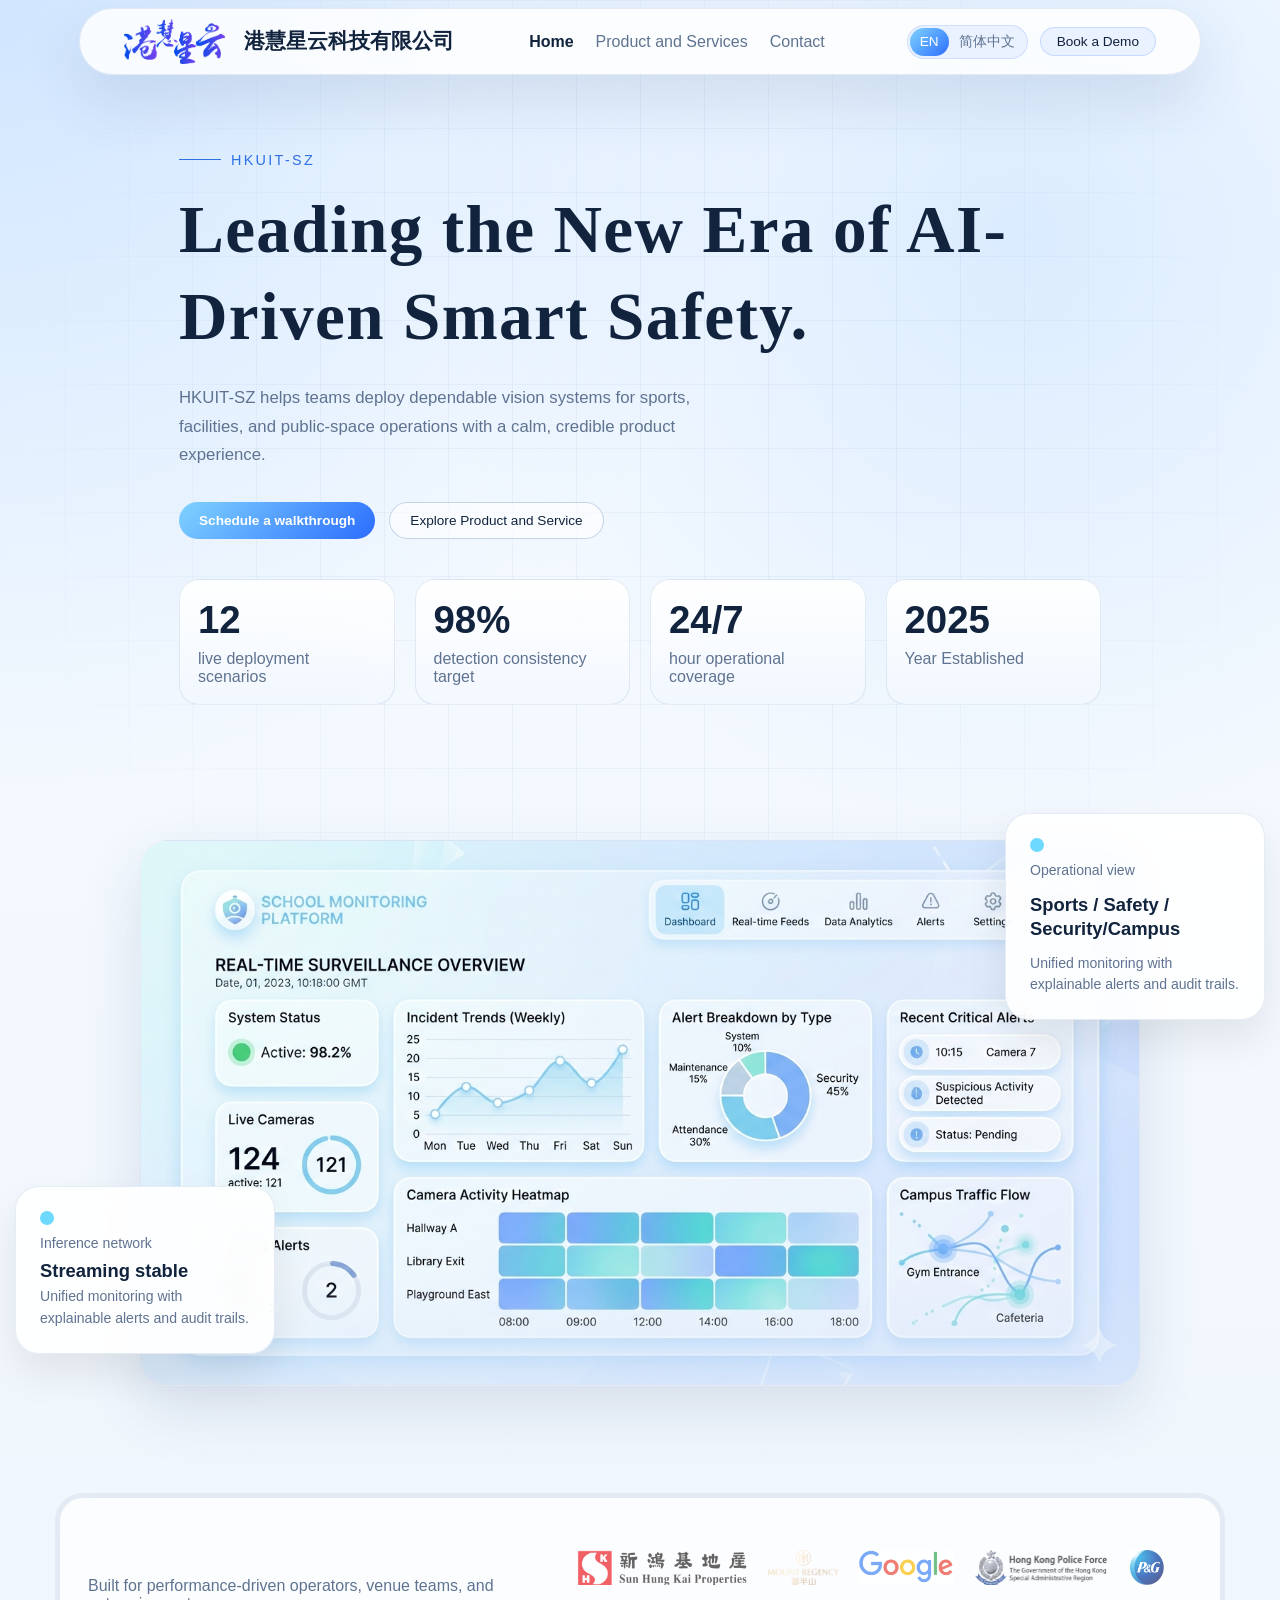
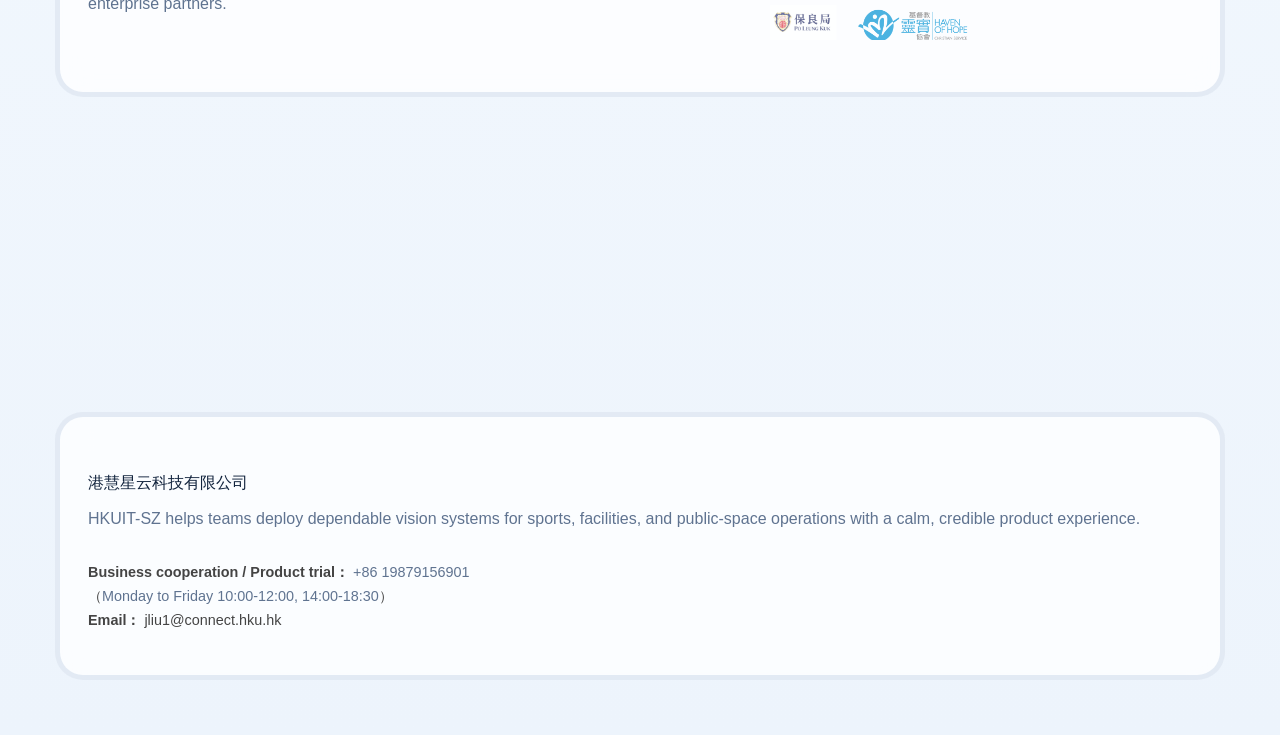
<file: index.html>
<!DOCTYPE html>
<html lang="en">
  <head>
    <meta charset="UTF-8" />
    <meta name="viewport" content="width=device-width, initial-scale=1.0" />
    <title>港慧星云科技有限公司</title>
    <meta
      name="description"
      content="HKUIT-SZ is a polished corporate landing page inspired by HKUIT, now organized as a multipage static site."
    />
    <link rel="icon" href="图片3.png" type="image/svg+xml" />
    <link rel="stylesheet" href="./styles.css" />
  </head>
  <body>
    <div class="page-shell">
      <header class="site-header">
        <a class="brand" href="./index.html" aria-label="VisionEdge AI home">
         <img src="图片3.png" alt="VisionEdge AI Logo" class="brand-logo" />
          <span class="brand-copy">
            <strong>港慧星云科技有限公司</strong>
            <span>HKUIT-SZ</span>
          </span>
        </a>

        <button
          class="menu-toggle"
          type="button"
          aria-expanded="false"
          aria-controls="site-nav"
        >
          Menu
        </button>

        <nav class="site-nav" id="site-nav">
          <a class="is-current" href="./index.html" data-i18n="nav.home">Home</a>
          <a href="./Product and Service.html" data-i18n="nav.Product and Service">Product and Service</a>
         
          
      
          <a href="./contact.html" data-i18n="nav.contact">Contact</a>
        </nav>

        <div class="header-actions">
          <div class="language-switcher" aria-label="Language switcher">
            <button class="lang-button is-active" type="button" data-lang="en">EN</button>
            <button class="lang-button" type="button" data-lang="zh-Hans">简体中文</button>
          </div>
          <a class="header-cta" href="./contact.html" data-i18n="cta.bookDemo">Book a Demo</a>
        </div>
      </header>

      <main>
        <section class="hero">
          <div class="hero-copy" data-reveal>
            <p class="eyebrow" data-i18n="home.eyebrow">HKUIT-SZ</p>
            <h1 data-i18n="home.title">Turn real-world video into confident decisions.</h1>
            <p class="hero-text" data-i18n="home.description">
              HKUIT-SZ helps teams deploy dependable vision systems for
              sports, facilities, and public-space operations with a calm,
              credible product experience.
            </p>

            <div class="hero-actions">
              <a class="button button-primary" href="./contact.html" data-i18n="home.primaryAction">Schedule a walkthrough</a>
              <a class="button button-secondary" href="./Product and Service.html" data-i18n="home.secondaryAction">Explore Product and Service</a>
            </div>

            <dl class="hero-stats">
              <div>
                <dt data-count="12">0</dt>
                <dd data-i18n="home.stats.deployments">live deployment scenarios</dd>
              </div>
              <div>
                <dt data-count="98">0</dt>
                <dd data-i18n="home.stats.consistency">detection consistency target</dd>
              </div>
              <div>
                <dt data-count="24">0</dt>
                <dd data-i18n="home.stats.coverage">hour operational coverage</dd>
              </div>
              <div>
                <dt data-count="2025">0</dt>
                <dd data-i18n="home.stats.deployments1">Year Established</dd>
              </div>
          </div>

          </div>

          <div class="hero-visual" data-reveal>
            <div class="hero-card hero-card-main">
              <img
                src="platform.PNG"
                alt="Abstract analytics dashboard with multiple video panels"
              />
            </div>

            <div class="hero-card hero-card-note">
              <span class="note-dot"></span>
              <p data-i18n="home.note.label">Operational view</p>
              <strong data-i18n="home.note.title">Sports / Safety / Security</strong>
              <span data-i18n="home.note.body">Unified monitoring with explainable alerts and audit trails.</span>
              
              
            </div>
            <div class="hero-card hero-card-pulse">
              <span class="pulse-dot"></span>
              <div>
                <p data-i18n="home.pulse.label">Inference network</p>
                <strong data-i18n="home.pulse.title">Streaming stable</strong>
                <span data-i18n="home.note.body">Unified monitoring with explainable alerts and audit trails.</span>
              </div>
            </div>
          </div>
        </section>
      
       
        <section class="trust-band" aria-label="Trusted by">
  <p data-i18n="home.trust">Built for performance-driven operators, venue teams, and enterprise partners.</p>
  
  <div class="logo-row">
    <img src="图片19.png" class="trust-logo" />
    <img src="图片18.png"  class="trust-logo" />
    <img src="图片23.png"  class="trust-logo" />
    <img src="图片93.png"  class="trust-logo" />
    <img src="图片123.png" class="trust-logo" />
    <img src="图片12.png" class="trust-logo" />
    <img src="图片13.png" class="trust-logo" />
  </div>
</section>

      

          <div class="overview-grid">
            <a class="overview-card" data-reveal href="./Product and Service.html">
              <span class="card-index">01</span>
              <h3 data-i18n="home.cards.Product and Service.title">Product and Service</h3>
              <p data-i18n="home.cards.Product and Service.body">Explore sports intelligence, safety monitoring, and security oversight.</p>
            </a>
           
           
          
            <a class="overview-card" data-reveal href="./contact.html">
              <span class="card-index">02</span>
              <h3 data-i18n="home.cards.contact.title">Contact</h3>
              <p data-i18n="home.cards.contact.body">Use a dedicated contact page for demo requests and project inquiries.</p>
            </a>
          </div>
        </section>
      </main>

      <footer class="site-footer">
  <div class="footer-brand">
    <p>港慧星云科技有限公司</p>
    <span data-i18n="footer.tagline">Static showcase repo inspired by HKUIT’s corporate AI website direction.</span>
  </div>

  <div class="footer-contact">
    <p>
      <strong data-i18n="footer.business">Business cooperation / Product trial：</strong>
      <span class="phone-number"> +86 19879156901</span> </p>
    
    <p class="service-time">
      （<span data-i18n="footer.hours">Monday to Friday 10:00-12:00, 14:00-18:30</span>）
    </p>

    <p>
      <strong>Email：</strong>
      <a href="mailto:yourname@example.com">jliu1@connect.hku.hk</a>
    </p>
  </div>
</footer>

    <script src="./main.js"></script>
  </body>
</html>
</file>
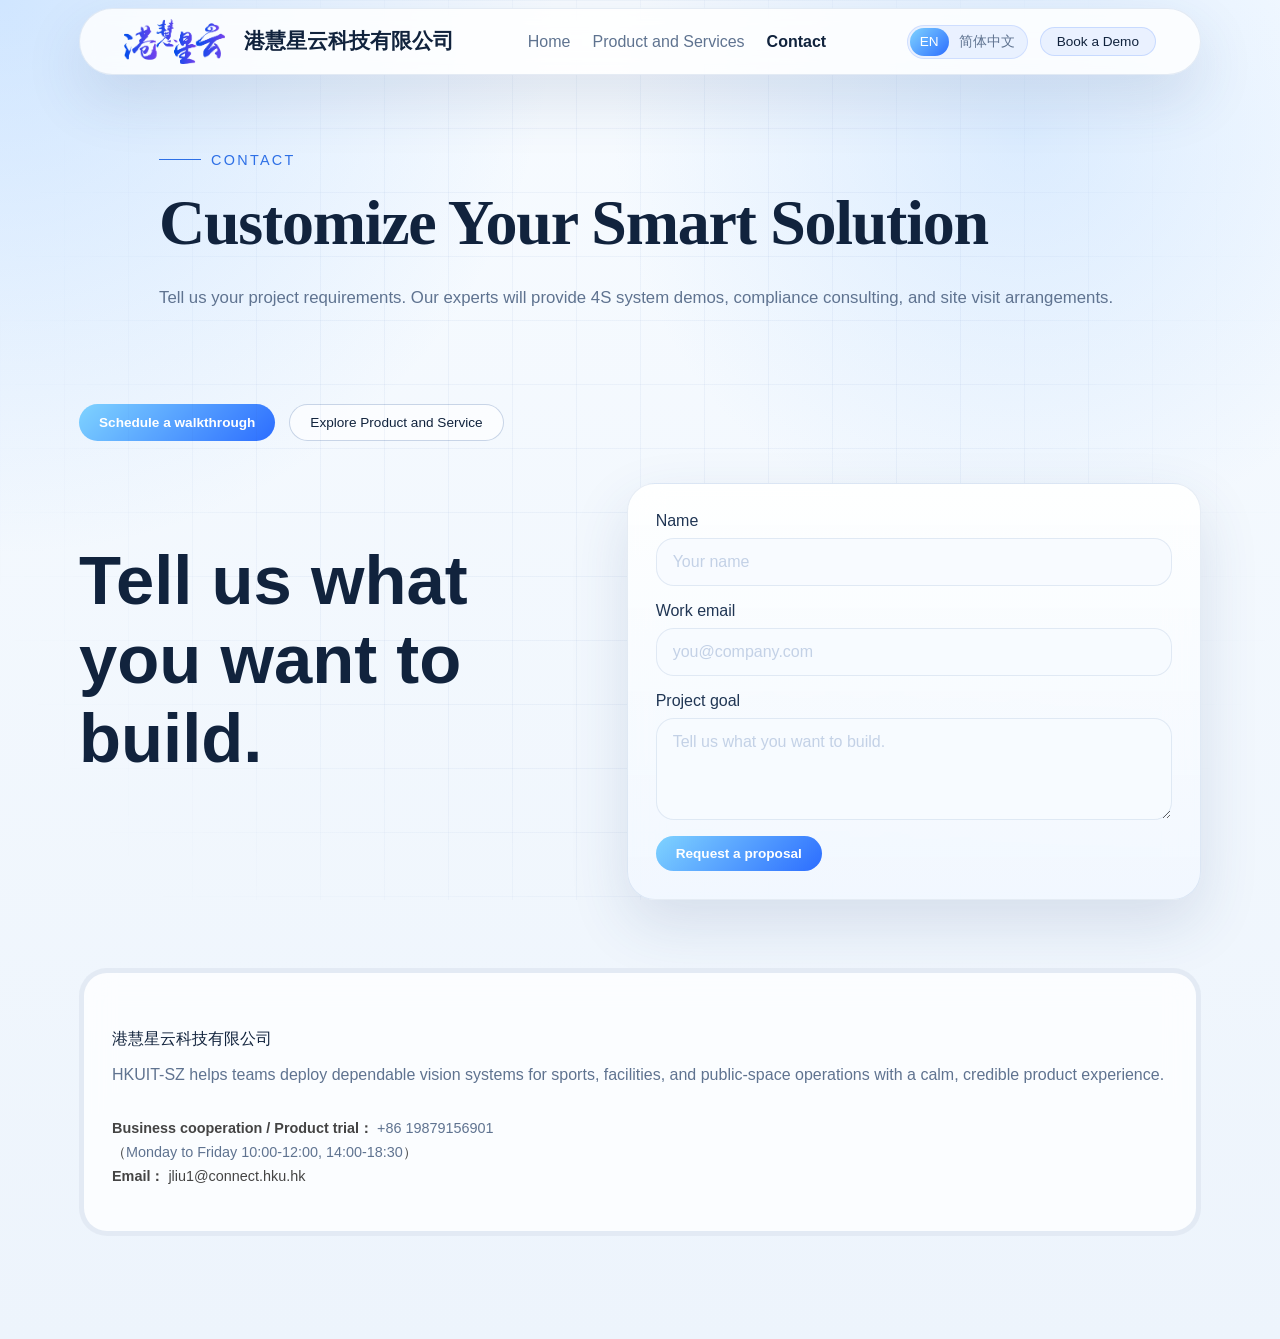
<file: contact.html>
<!DOCTYPE html>
<html lang="en">
  <head>
    <meta charset="UTF-8" />
    <meta name="viewport" content="width=device-width, initial-scale=1.0" />
    <title>联系我们| 港慧星云科技有限公司</title>
    <meta
      name="description"
      content="Contact VisionEdge AI for demo requests and project inquiries."
    />
    <link rel="icon" href="图片3.png" type="image/svg+xml" />
    <link rel="stylesheet" href="./styles.css" />
  </head>
  <body>
    <div class="page-shell">
      <header class="site-header">
        <a class="brand" href="./index.html" aria-label="VisionEdge AI home">
         <img src="图片3.png" alt="VisionEdge AI Logo" class="brand-logo" />
          <span class="brand-copy">
            <strong>港慧星云科技有限公司</strong>
            <span>HKUIT-SZ</span>
          </span>
        </a>
      
        <button class="menu-toggle" type="button" aria-expanded="false" aria-controls="site-nav">
          Menu
        </button>
        <nav class="site-nav" id="site-nav">
          <a href="./index.html" data-i18n="nav.home">Home</a>
          <a href="./Product and Service.html" data-i18n="nav.Product and Service">Product and Service</a>
          
         
  
          <a class="is-current" href="./contact.html" data-i18n="nav.contact">Contact</a>
        </nav>
        <div class="header-actions">
          <div class="language-switcher" aria-label="Language switcher">
            <button class="lang-button is-active" type="button" data-lang="en">EN</button>
            <button class="lang-button" type="button" data-lang="zh-Hans">简体中文</button>
          </div>
          <a class="header-cta" href="./contact.html" data-i18n="cta.bookDemo">Book a Demo</a>
        </div>
      </header>

      <main>
        <section class="page-hero" data-reveal>
          <p class="eyebrow" data-i18n="contact.eyebrow">Contact</p>
          <h1 data-i18n="contact.title">Start Your AI Safety Transformation: Customize Your Smart Site Solution.</h1>
          <p class="page-intro" data-i18n="contact.description">
            Tell us your project requirements. Our experts will provide 4S system demos, compliance consulting, and site visit arrangements.
          </p>
        </section>
          <div class="hero-actions">
              <a class="button button-primary" href="./contact.html" data-i18n="home.primaryAction">Schedule a walkthrough</a>
              <a class="button button-secondary" href="./Product and Service.html" data-i18n="home.secondaryAction">Explore Product and Service</a>
            </div>
        <section class="section contact-section page-section-tight">
          <div class="contact-copy" data-reveal>
            <h2 data-i18n="contact.sectionTitle">Tell us what you want to build.</h2>
           
            </p>
          </div>

          <form class="contact-card" data-reveal>
            <label>
              <span data-i18n="contact.form.nameLabel">Name</span>
              <input type="text" name="name" placeholder="Your name" data-i18n="contact.form.namePlaceholder" data-i18n-attr="placeholder" />
            </label>
            <label>
              <span data-i18n="contact.form.emailLabel">Work email</span>
              <input type="email" name="email" placeholder="you@company.com" data-i18n="contact.form.emailPlaceholder" data-i18n-attr="placeholder" />
            </label>
            <label>
              <span data-i18n="contact.form.goalLabel">Project goal</span>
              <textarea
                name="goal"
                rows="4"
                placeholder="Tell us what you want to build."
                data-i18n="contact.form.goalPlaceholder"
                data-i18n-attr="placeholder"
              ></textarea>
            </label>
            <button class="button button-primary" type="submit" data-i18n="contact.form.submit">Request a proposal</button>
          </form>
        </section>
      </main>

    <footer class="site-footer">
  <div class="footer-brand">
    <p>港慧星云科技有限公司</p>
    <span data-i18n="footer.tagline">Static showcase repo inspired by HKUIT’s corporate AI website direction.</span>
  </div>

  <div class="footer-contact">
    <p>
      <strong data-i18n="footer.business">Business cooperation / Product trial：</strong>
      <span class="phone-number"> +86 19879156901</span> </p>
    
    <p class="service-time">
      （<span data-i18n="footer.hours">Monday to Friday 10:00-12:00, 14:00-18:30</span>）
    </p>

    <p>
      <strong>Email：</strong>
      <a href="mailto:yourname@example.com">jliu1@connect.hku.hk</a>
    </p>
  </div>
</footer>
    </div>

    <script src="./main.js"></script>
  </body>
</html>
</file>
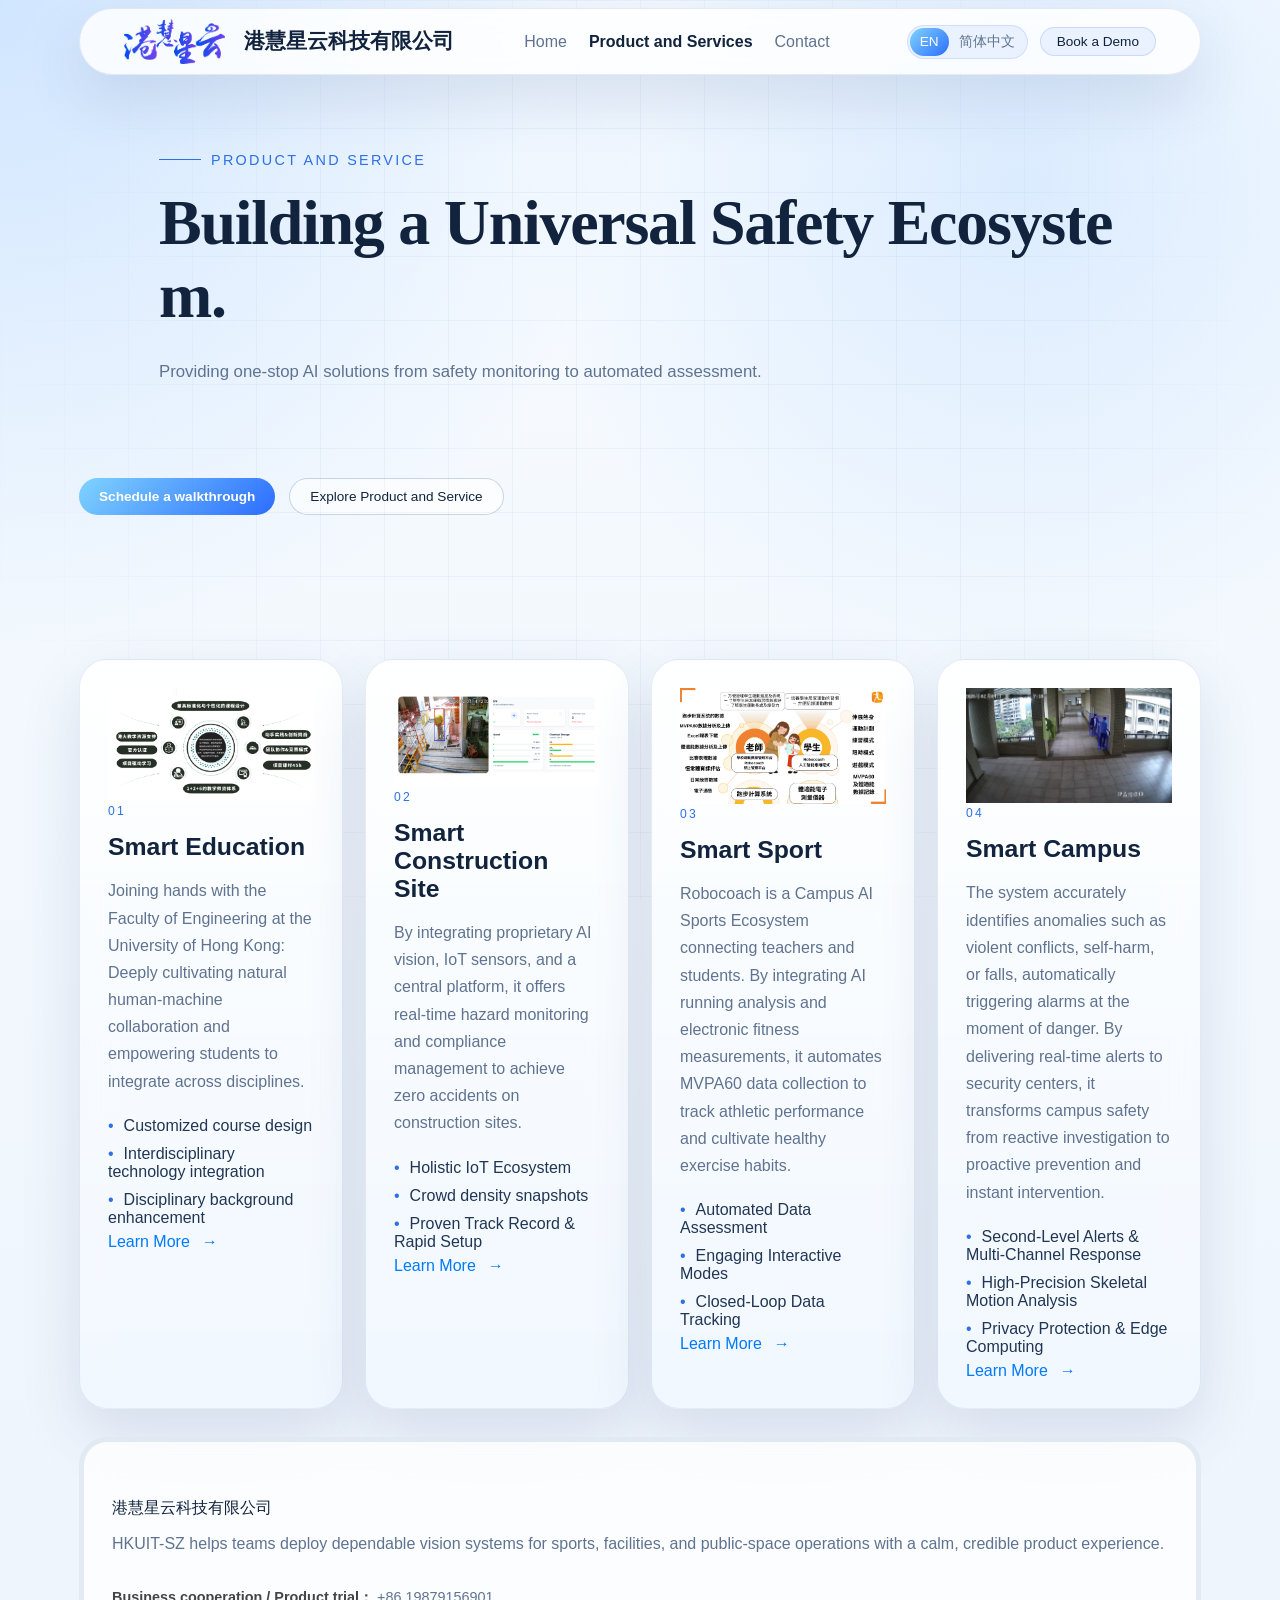
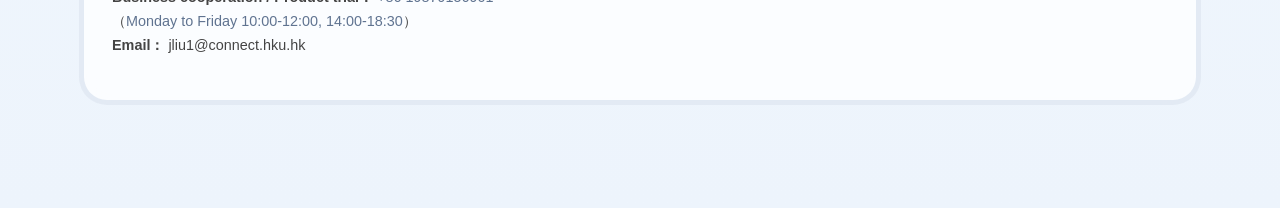
<file: Product and Service.html>
<!DOCTYPE html>
<html lang="en">
  <head>
    <meta charset="UTF-8" />
    <meta name="viewport" content="width=device-width, initial-scale=1.0" />
    <title>产品与服务 | 港慧星云有限公司</title>
    <meta
      name="description"
      content="VisionEdge AI Product and Service for Smart Education, Smart Construction Site, Smart Sport and Smart Security."
    />
    <link rel="icon" href="图片3.png" type="image/png" />
    <link rel="stylesheet" href="./styles.css" />
  </head>
  <body>
    <div class="page-shell">
      <header class="site-header">
       <a class="brand" href="./index.html" aria-label="VisionEdge AI home">
  <img src="图片3.png" alt="VisionEdge AI Logo" class="brand-logo" />
  <span class="brand-copy">
    <strong>港慧星云科技有限公司</strong>
    <span>HKUIT-SZ</span>
  </span>
</a>
        <button class="menu-toggle" type="button" aria-expanded="false" aria-controls="site-nav">
          Menu
        </button>
        <nav class="site-nav" id="site-nav">
          <a href="./index.html" data-i18n="nav.home">Home</a>
          <a class="is-current" href="./Product and Service.html" data-i18n="nav.Product and Service">Product and Service</a>
         
       
          <a href="./contact.html" data-i18n="nav.contact">Contact</a>
        </nav>
        <div class="header-actions">
          <div class="language-switcher" aria-label="Language switcher">
            <button class="lang-button is-active" type="button" data-lang="en">EN</button>
            <button class="lang-button" type="button" data-lang="zh-Hans">简体中文</button>
          </div>
          <a class="header-cta" href="./contact.html" data-i18n="cta.bookDemo">Book a Demo</a>
        </div>
      </header>

      <main>
        <section class="page-hero" data-reveal>
          <p class="eyebrow" data-i18n="Product and Service.eyebrow">Product and Service</p>
          <h1 data-i18n="Product and Service.title">Focused AI products for high-visibility environments.</h1>
          <p class="page-intro" data-i18n="Product and Service.description">
            The reference site highlights distinct verticals, so this page gives each one
            room to read like a product offer instead of a homepage fragment.
          
          </p>
        </section>
          <div class="hero-actions">
              <a class="button button-primary" href="./contact.html" data-i18n="home.primaryAction">Schedule a walkthrough</a>
              <a class="button button-secondary" href="./Product and Service.html" data-i18n="home.secondaryAction">Explore Product and Service</a>
            </div>
        <section class="section">
          <div class="solution-grid">
            <article class="solution-card" data-reveal>
      
      <div class="card-image-box">
        <img src="逻辑图.png" alt="Smart School">
      </div>
              <span class="card-index">01</span>
              <h3 data-i18n="Product and Service.cards.Education.title">Smart School</h3>
              <p data-i18n="Product and Service.cards.sports.body">
                Joining hands with the Faculty of Engineering at the University of Hong Kong: Deeply cultivating natural human-machine collaboration and empowering students to integrate across disciplines.
              </p>
              <ul>
                <li data-i18n="Product and Service.cards.sports.item1">Possession breakdowns</li>
                <li data-i18n="Product and Service.cards.sports.item2">Automated event tagging</li>
                <li data-i18n="Product and Service.cards.sports.item3">Multi-camera synchronization</li>
              </ul>
              <a href="contact.html" class="card-more-btn">
    <span data-i18n="common.more">Learn More</span>
    <span class="arrow">→</span>
  </a>
            </article>

            <article class="solution-card" data-reveal>
              <div class="card-image-box">
        <img src="工地.png" alt="Smart School">
      </div>
              <span class="card-index">02</span>
              
              <h3 data-i18n="Product and Service.cards.safety.title">Smart Construction Site</h3>
              <p data-i18n="Product and Service.cards.safety.body">
               Specializing in a 24/7 AI-driven Smart Site Safety System (4S). By integrating proprietary computer vision AI, IoT sensors, and a Central Management Platform (CMP), the company provides real-time risk prediction, worker health monitoring, and comprehensive regulatory compliance for the construction industry, striving for a "zero-accident" future through technology.
              </p>
              <ul>
                <li data-i18n="Product and Service.cards.safety.item1">Zone violation detection</li>
                <li data-i18n="Product and Service.cards.safety.item2">Crowd density snapshots</li>
                <li data-i18n="Product and Service.cards.safety.item3">Instant escalation rules</li>
              </ul>
               <a href="contact.html" class="card-more-btn">
    <span data-i18n="common.more">Learn More</span>
    <span class="arrow">→</span>
     </a>
            </article>

            <article class="solution-card" data-reveal>
               <img src="robocoach.png" alt="Smart School">
              <span class="card-index">03</span>
              <h3 data-i18n="Product and Service.cards.Sport.title">Smart Sport</h3>
              <p data-i18n="Product and Service.cards.security.body">
                Give control rooms a sharper incident workflow with searchable footage,
                anomaly summaries, and investigation-ready evidence views.
              </p>
              <ul>
                <li data-i18n="Product and Service.cards.security.item1">Incident timeline review</li>
                <li data-i18n="Product and Service.cards.security.item2">Vehicle and person matching</li>
                <li data-i18n="Product and Service.cards.security.item3">Cross-site camera federation</li>
              </ul>
              <a href="contact.html" class="card-more-btn">
    <span data-i18n="common.more">Learn More</span>
    <span class="arrow">→</span>
     </a>
            </article>
            <article class="solution-card" data-reveal>
                <img src="学校.png" alt="Smart School">
              <span class="card-index">04</span>
              <h3 data-i18n="Product and Service.cards.campus.title">Smart Campus</h3>
              <p data-i18n="Product and Service.cards.campus.body">
                Give control rooms a sharper incident workflow with searchable footage,
                anomaly summaries, and investigation-ready evidence views.
              </p>
              <ul>
                <li data-i18n="Product and Service.cards.campus.item1">Incident timeline review</li>
                <li data-i18n="Product and Service.cards.campus.item2">Vehicle and person matching</li>
                <li data-i18n="Product and Service.cards.campus.item3">Cross-site camera federation</li>
              </ul>
              <a href="contact.html" class="card-more-btn">
    <span data-i18n="common.more">Learn More</span>
    <span class="arrow">→</span>
     </a>
          </div>
        </section>
      </main>

            <footer class="site-footer">
  <div class="footer-brand">
    <p>港慧星云科技有限公司</p>
    <span data-i18n="footer.tagline">HKUIT-SZ helps teams deploy dependable vision systems for sports, facilities, and public-space operations with a calm, credible product experience.</span>
  </div>

  <div class="footer-contact">
    <p>
      <strong data-i18n="footer.business">Business cooperation / Product trial：</strong>
      <span class="phone-number"> +86 19879156901</span> </p>
    
    <p class="service-time">
      （<span data-i18n="footer.hours">Monday to Friday 10:00-12:00, 14:00-18:30</span>）
    </p>

    <p>
      <strong>Email：</strong>
      <a href="mailto:yourname@example.com">jliu1@connect.hku.hk</a>
    </p>
  </div>
</footer>

    <script src="./main.js"></script>
  </body>
</html>
</file>
<file: styles.css>
:root {
  --bg: #f3f8ff;
  --bg-alt: #dfeafb;
  --panel: rgba(255, 255, 255, 0.82);
  --panel-strong: #ffffff;
  --line: rgba(55, 96, 162, 0.12);
  --line-strong: rgba(55, 96, 162, 0.26);
  --text: #11233d;
  --muted: #5f7390;
  --accent: #2c6dff;
  --accent-soft: rgba(44, 109, 255, 0.12);
  --glow: rgba(76, 138, 255, 0.26);
  --shadow: 0 24px 60px rgba(49, 79, 126, 0.14);
  --radius: 28px;
  --radius-sm: 20px;
  --max-width: 1180px;
}

* {
  box-sizing: border-box;
}

html {
  scroll-behavior: smooth;
}

body {
  margin: 55px;
  min-width: 320px;
  font-family: "Avenir Next", "Segoe UI", sans-serif;
  color: var(--text);
  background:
    radial-gradient(circle at top left, rgba(126, 185, 255, 0.32), transparent 30%),
    radial-gradient(circle at 80% 10%, rgba(162, 205, 255, 0.32), transparent 26%),
    linear-gradient(180deg, #f7fbff 0%, #edf4fc 100%);
}

body::before {
  content: "";
  position: fixed;
  inset: 0;
  background-image:
    linear-gradient(rgba(48, 94, 168, 0.05) 1px, transparent 1px),
    linear-gradient(90deg, rgba(48, 94, 168, 0.05) 1px, transparent 1px);
  background-size: 64px 64px;
  mask-image: radial-gradient(circle at center, black 45%, transparent 85%);
  pointer-events: none;
}

a {
  color: inherit;
  text-decoration: none;
}

img {
  display: block;
  max-width: 100%;
}

button,
input,
textarea {
  font: inherit;
}

.page-shell {
  width: min(calc(100% - 48px), var(--max-width)); /* 这里的 48px 保证了左右至少有 24px 间距 */
  margin: 0 auto;
  padding: 24px 0 48px;
}

.site-header,
.site-footer,
.trust-band,
.solution-card,
.platform-panel,
.impact-card,
.contact-card,
.hero-card,
.metric-card {
  backdrop-filter: blur(16px);
  -webkit-backdrop-filter: blur(16px);
}

.site-header {
  position: sticky;
  top: 8px;              /* 更改：从 16px 改为 8px，让 Bar 更靠上 */
  z-index: 1000;
  margin-top: -100px !important;
  display: flex;
  align-items: center;
  justify-content: space-between;
  gap: 20px;
  padding: 10px 44px;    /* 更改：上下 padding 缩小到 10px，左右增加到 24px，让 Bar 更细长专业 */
  background: rgba(255, 255, 255, 0.82);
  backdrop-filter: blur(10px); /* 建议添加：增加毛玻璃效果，更有高级感 */
  border: 1px solid var(--line);
  border-radius: 999px;
  box-shadow: var(--shadow);
}

.header-actions {
  display: flex;
  align-items: center;
  gap: 12px;
}

.language-switcher {
  display: inline-flex;
  align-items: center;
  padding: 2px; /* 减少内边距，让外框更紧凑 */
  background: rgba(44, 109, 255, 0.08);
  border: 1px solid rgba(44, 109, 255, 0.14);
  border-radius: 999px;
}

.lang-button {
  min-height: 28px;      /* 更改：从 36px 降到 28px */
  padding: 0 10px;       /* 更改：缩小左右间距 */
  font-size: 0.85rem;    /* 增加：设置更小的字号 */
  color: var(--muted);
  background: transparent;
  border: 0;
  border-radius: 999px;
  cursor: pointer;
  transition: all 180ms ease;
}

.lang-button.is-active {
  color: #ffffff;
  background: linear-gradient(135deg, #7fd3ff, #2c6dff);
}

.brand {
  display: flex;
  align-items: center;
  gap: 12px;
}

.brand-mark {
  display: grid;
  place-items: center;
  width: 42px;
  height: 42px;
  border-radius: 14px;
  background: linear-gradient(135deg, #4bb6ff, #2358ff);
  font-weight: 700;
}

.brand-copy {
  display: flex;
  flex-direction: column;
  gap: 2px;
}

.brand-copy strong {
  font-size: 1.30rem;
  white-space: nowrap;   /* 强制文字不换行 */
  display: block;
}

.brand-copy span {
  color: var(--muted);
  font-size: 0.0rem;
}
.brand-logo {
  height: 45px;  /* 在这里调整高度，数字越大图片越大 */
  width: auto;   /* 自动保持宽高比 */
  margin-right: 2%; /* 让图片和右侧文字保持一点间距 */
  vertical-align: middle; /* 确保图片和文字在水平线上对齐 */
}
.site-nav {
  display: flex;
  align-items: center;
  gap: 22px;
  color: var(--muted);
}

.site-nav a:hover,
.site-nav a.is-current,
.site-nav a:focus-visible,
.header-cta:hover,
.header-cta:focus-visible {
  color: var(--text);
}

.site-nav a.is-current {
  font-weight: 600;
}

/* 找到大约第 7 行的代码 */
.header-cta,
.button {
  display: inline-flex;
  align-items: center;
  justify-content: center;
  min-height: 30px;
  /* 修正：padding 少了 px 单位 */
  padding: 10px 20px; 
  border-radius: 999px;
  transition: transform 180ms ease, border-color 180ms ease, background 180ms ease;
  
  /* --- 核心改动：设置一个更小的字号 --- */
  font-size: 0.85rem; /* 或者用 px：font-size: 14px; 原本可能是 1rem(16px) */
  font-weight: 500;   /* 如果字体变小后觉得太淡，可以适当调整粗细 */
}

.header-cta {
  font-size: 0.85rem !important; 
  /* 缩小内边距：上下 6px，左右 16px */
  padding: 6px 16px !important; 
  
  /* 保持原有基础样式 */
  display: inline-flex;
  align-items: center;
  justify-content: center;
  border-radius: 999px;
  background: rgba(44, 109, 255, 0.08);
  border: 1px solid rgba(44, 109, 255, 0.18);
  transition: all 180ms ease;
  min-height: unset !important; /* 取消最小高度限制，让它更窄 */
}


.header-cta:hover,
.button:hover {
  transform: translateY(-1px);
}

.menu-toggle {
  display: none;
  padding: 10px 14px;
  color: var(--text);
  background: transparent;
  border: 1px solid var(--line);
  border-radius: 999px;
}

.hero {
  display: center;
  grid-template-columns: 1.1fr 0.9fr;
  gap: 60px; /* 增加左右两块内容之间的间距 */
  align-items: center;
  /* 调整这里的上下边距，确保顶部导航栏下方有足够空间 */
  padding: 100px 100px 80px; 
}

.eyebrow {
  display: inline-flex;
  align-items: center;
  gap: 10px;
  margin: 0 0 18px;
  color: #2e70e6;
  font-size: 0.9rem;
  text-transform: uppercase;
  letter-spacing: 0.16em;
}

.eyebrow::before {
  content: "";
  width: 42px;
  height: 1px;
  background: currentColor;
}

.hero h1 {
  /* 1. 让容器跟页面一样大：去掉字数限制，允许它铺满左侧区域 */
  max-width: 100%;
  width: 100%;
  
  /* 2. 核心改动：把最大字号从 6.4rem 降到 4.5rem 左右 */
  /* 中文笔画复杂，6.4rem 在大多数笔记本屏幕上必然会换行或重叠 */
  font-size: clamp(2rem, 5vw, 4.2rem); 
  
  /* 3. 修正重叠：行高绝对不能小于 1.1，中文推荐 1.2 */
  line-height: 1.2; 
  
  /* 4. 视觉优化 */
  margin: 0;
  font-family: "Iowan Old Style", "Palatino Linotype", serif;
  font-weight: 600;
  letter-spacing: -0.01em; /* 稍微紧凑但不过分 */
  word-break: keep-all;    /* 尽量保持词组不被强行拆开换行 */
}

.hero-text,
.section-heading p,
.platform-copy p,
.contact-copy p,
.solution-card p,
.impact-card p,
.impact-card span,
.feature-list span,
.hero-card-note span,
.hero-card-note p {
  color: var(--muted);
  line-height: 1.7;
}

.hero-text {
  max-width: 56ch;
  margin: 24px 0 0;
  font-size: 1.05rem;
}

.hero-actions {
  display: flex;
  flex-wrap: wrap;
  gap: 14px;
  margin-top: 32px;
}


.button-primary {
  background: linear-gradient(135deg, #7fd3ff, #2c6dff);
  color: #ffffff;
  font-weight: 700;
}

.button-secondary {
  border: 1px solid var(--line-strong);
  background: rgba(255, 255, 255, 0.62);
}

.hero-stats {
  display: grid;
  /* 强制分为 4 列，每列占 1 份等宽空间 */
  grid-template-columns: repeat(4, 1fr); 
  gap: 20px; 
  margin: 40px 0 0;
  width: 100%;
}

/* 针对手机端的适配：如果屏幕太窄，4 列会挤坏，建议切换回 2 列或 1 列 */
@media (max-width: 768px) {
  .hero-stats {
    grid-template-columns: repeat(2, 1fr); /* 手机端每行 2 个 */
  }
}

.hero-stats div {
  padding: 18px;
  background: linear-gradient(180deg, rgba(255, 255, 255, 0.95), rgba(242, 247, 255, 0.92));
  border: 1px solid var(--line);
  border-radius: 20px;
}

.hero-stats dt {
  font-size: 2.4rem;
  font-weight: 700;
}

.hero-stats dd {
  margin: 8px 0 0;
  color: var(--muted);
}

.hero-visual {
  position: relative;
  display: flex;
  justify-content: center; /* 让图片靠右对齐 */
  align-items: center;
  min-height: 560px;
}

.hero-card {
  position: absolute;
  border: 1px solid var(--line);
  border-radius: var(--radius);
  background: linear-gradient(180deg, rgba(255, 255, 255, 0.96), rgba(238, 245, 255, 0.94));
  box-shadow: var(--shadow);
}

.hero-card-main {
  /* 3. 取消绝对定位和强制拉伸 */
  /* inset: 20px 0 78px 36px; */
  position: relative; /* 改回 relative */
  
  /* 4. 核心：控制整体缩小一点 */
  width: 1000%;          /* 占据右侧区域的 90% 宽度，达到稍微缩小的效果 */
  max-width: 1000px;    /* 限制最大宽度，防止大屏下过大 */
  margin-right: 0;     /* 靠右 */
  
  /* 5. 确保图片显示完整 */
  overflow: hidden;    /* 保持圆角裁剪 */
}

.hero-card-main::after {
  content: "";
  position: absolute;
  inset: auto 0 0;
  height: 110px;
  background: linear-gradient(180deg, transparent, rgba(219, 232, 249, 0.54));
}

/* =========================================
   强制统一两张悬浮小卡片的大小
   ========================================= */

/* 1. 统一基础容器样式 */
.hero-card-note,
.hero-card-pulse {
  /* 强制锁定宽度，确保两个框一模一样宽 */
  width: 260px !important; 
  min-width: 260px !important;
  
  /* 强制统一圆角 */
  border-radius: 24px !important; 
  
  /* 强制统一内边距 */
  padding: 24px !important; 
  
  /* 定位与背景 */
  position: absolute;
  z-index: 10;
  background: rgba(255, 255, 255, 0.92);
  backdrop-filter: blur(12px);
  border: 1px solid rgba(55, 96, 162, 0.12);
  box-shadow: 0 20px 40px rgba(0, 0, 0, 0.08);
  
  /* 布局方式：让内部元素垂直排列 */
  display: flex;
  flex-direction: column;
  align-items: flex-start;
  gap: 8px;
}

/* 2. 统一标题（加粗部分）的样式 */
.hero-card-note strong,
.hero-card-pulse strong {
  display: block;
  font-size: 1.15rem !important;
  line-height: 1.3;
  margin: 4px 0;
  color: #11233d;
  font-weight: 700;
}

/* 3. 统一描述文本（普通字）的样式 */
.hero-card-note p,
.hero-card-note span,
.hero-card-pulse p,
.hero-card-pulse span {
  font-size: .88rem !important;
  color: #5f7390 !important;
  line-height: 1.5;
  margin: 0;
}

/* 4. 分别设置它们的位置，确保错落有致 */

/* 右上角卡片 */
.hero-card-note {
  top: -20px;
  right: -40px;
}

/* 左下角卡片 */
.hero-card-pulse {
  bottom: 40px;
  left: -40px;
}
.note-dot {
  margin-bottom: 8px;
}
.note-dot {
  width: 14px;
  height: 14px;
  border-radius: 50%;
  background: #6dd9ff;
  box-shadow: 0 0 0 0 var(--glow);
  animation: pulse 2.2s infinite;
}
/* 如果左下角有那个蓝点，给蓝点一点间距 */
.pulse-dot {
  margin-bottom: 8px;
}
.pulse-dot {
  width: 14px;
  height: 14px;
  border-radius: 50%;
  background: #6dd9ff;
  box-shadow: 0 0 0 0 var(--glow);
  animation: pulse 2.2s infinite;
}

.trust-band,
.site-footer {
  margin-top: 100px;
  display: flex;
  align-items: center;
  justify-content: space-between;
  gap: 24px;
  padding: 22px 28px;
  background: rgba(255, 255, 255, 0.76);
  border: 5px solid var(--line);
  border-radius: var(--radius);
}

.trust-band p,
.site-footer span {
  margin: 0;
  color: var(--muted);
}

.logo-row {
  display: flex;
  flex-wrap: wrap;
  justify-content: flex-end;
  gap: 22px;
  color: rgba(17, 35, 61, 0.78);
  font-size: 0.82rem;
  letter-spacing: 0.18em;
}

.section {
  padding: 110px 0 0;
}

.page-hero {
  /* 恢复为 grid 或 flex 布局，但不居中 */
  display: block; 
  text-align: left; /* 确保整体内容靠左 */
  padding: 100px 80px 60px; /* 根据需要调整边距 */
}

.page-hero h1 {
  /* 1. 宽度设为 100%，允许在容器内换行 */
  width: 100%;
  max-width: 1000px; /* 限制一个最大宽度，防止单行文字过长 */
  
  /* 2. 压缩行间距：中文推荐 1.1 到 1.2 之间，看起来更紧凑 */
  line-height: 1.15; 
  
  /* 3. 字体与大小：保持你喜欢的衬线体 */
  font-size: clamp(2rem, 5vw, 4.2rem); 
  font-family: "Iowan Old Style", "Palatino Linotype", serif;
  font-weight: 600;
  
  /* 4. 间距修正 */
  margin: 0 0 20px 0; /* 确保没有 auto margin 导致居中 */
  letter-spacing: -0.02em; /* 稍微紧缩字间距，更有高级感 */
  
  /* 5. 强制换行控制 */
  word-break: break-all; /* 允许在必要时断开 */
  white-space: normal;   /* 确保正常换行 */
}

.page-intro {
  margin: 24px 0 0;
  color: var(--muted);
  line-height: 1.75;
  font-size: 1.05rem;
}

.page-section-tight {
  padding-top: 42px;
}

.section-heading {
  max-width: 720px;
}

.section h2,
.contact-copy h2 {
  font-size: clamp(2.5rem, 6vw, 4.3rem);
}

.section-heading p:last-child,
.platform-copy p:last-of-type {
  margin-top: 18px;
}

.solution-grid,
.impact-grid,
.career-grid,
.overview-grid {
  display: grid;
  gap: 22px;

  margin-top: 34px;
}

.solution-grid {
  grid-template-columns: repeat(4, minmax(0, 1fr));

}

.solution-card,
.impact-card,
.career-card,
.overview-card,
.contact-card,
.platform-panel {
  background: linear-gradient(180deg, rgba(255, 255, 255, 0.92), rgba(241, 247, 255, 0.94));
  border: 1px solid var(--line);
  border-radius: var(--radius);
  box-shadow: var(--shadow);
}

.solution-card {
  padding: 28px;
}

.overview-grid {
  margin-top: 80px;
  
  grid-template-columns: repeat(3, minmax(0, 1fr));
}

.overview-card {
  display: block;
  padding: 28px;
  transition: transform 180ms ease, border-color 180ms ease;
}

.overview-card:hover,
.overview-card:focus-visible {
  transform: translateY(-3px);
  border-color: rgba(44, 109, 255, 0.24);
}

.overview-card h3 {
  margin: 14px 0 10px;
  font-size: 1.4rem;
}

.overview-card p {
  margin: 0;
  color: var(--muted);
  line-height: 1.7;
}

.card-index,
.impact-label {
  color: #2e70e6;
  letter-spacing: 0.18em;
  font-size: 0.76rem;
  text-transform: uppercase;
}

.solution-card h3,
.impact-card h3 {
  margin: 14px 0;
  font-size: 1.55rem;
}

.solution-card ul {
  margin: 22px 0 0;
  padding: 0;
  list-style: none;
  color: #203654;
}

.solution-card li + li {
  margin-top: 10px;
}

.solution-card li::before {
  content: "•";
  margin-right: 10px;
  color: #2e70e6;
}

.platform-section {
  display: grid;
  grid-template-columns: 1fr 0.92fr;
  gap: 26px;
  align-items: start;
}

.feature-list {
  display: grid;
  gap: 18px;
  margin-top: 28px;
}

.feature-list div {
  padding: 18px 0;
  border-top: 1px solid var(--line);
}

.feature-list strong,
.metric-card strong,
.impact-card strong {
  display: block;
  font-size: 1.2rem;
}

.platform-panel {
  display: grid;
  grid-template-columns: repeat(2, minmax(0, 1fr));
  gap: 18px;
  padding: 24px;
}

.metric-card {
  padding: 22px;
  background: rgba(250, 252, 255, 0.92);
  border: 1px solid rgba(55, 96, 162, 0.12);
  border-radius: 22px;
}

.metric-card p {
  margin: 0 0 10px;
  color: var(--muted);
}

.metric-card strong {
  font-size: 2.4rem;
}

.metric-card.wide {
  grid-column: 1 / -1;
}

.metric-card ol {
  margin: 0;
  padding-left: 18px;
  color: #203654;
  line-height: 1.8;
}

.impact-grid {
  grid-template-columns: 1.35fr repeat(3, minmax(0, 1fr));
}

.impact-card {
  padding: 26px;
}

.career-grid {
  grid-template-columns: repeat(2, minmax(0, 1fr));
}

.career-card {
  padding: 28px;
}

.career-card h3 {
  margin: 14px 0;
  font-size: 1.45rem;
}

.career-card p {
  color: var(--muted);
  line-height: 1.7;
}

.career-card span {
  display: inline-flex;
  margin-top: 18px;
  padding: 8px 14px;
  border-radius: 999px;
  color: #203654;
  background: rgba(44, 109, 255, 0.08);
  border: 1px solid rgba(44, 109, 255, 0.14);
}

.impact-card-large {
  background:
    radial-gradient(circle at top right, rgba(92, 179, 255, 0.18), transparent 36%),
    linear-gradient(180deg, rgba(255, 255, 255, 0.98), rgba(239, 246, 255, 0.96));
}

.impact-card strong {
  margin: 12px 0;
  font-size: clamp(2.2rem, 4vw, 3rem);
}

.contact-section {
  display: grid;
  grid-template-columns: 0.95fr 1.05fr;
  gap: 28px;
  align-items: start;
  padding-bottom: 40px;
}

.contact-card {
  display: grid;
  gap: 16px;
  padding: 28px;
}

.contact-card label {
  display: grid;
  gap: 8px;
  color: #203654;
}

.contact-card input,
.contact-card textarea {
  width: 100%;
  padding: 14px 16px;
  color: var(--text);
  background: rgba(248, 251, 255, 0.96);
  border: 1px solid rgba(55, 96, 162, 0.12);
  border-radius: 18px;
}

.contact-card input::placeholder,
.contact-card textarea::placeholder {
  color: rgba(178, 195, 221, 0.75);
}

.contact-card button {
  justify-self: start;
  border: 0;
  cursor: pointer;
}

.site-footer {
  margin-top: 28px;
}

[data-reveal] {
  opacity: 0;
  transform: translateY(24px);
  transition: opacity 600ms ease, transform 600ms ease;
}

[data-reveal].is-visible {
  opacity: 1;
  transform: translateY(0);
}

@keyframes pulse {
  0% {
    box-shadow: 0 0 0 0 rgba(109, 217, 255, 0.45);
  }
  75% {
    box-shadow: 0 0 0 18px rgba(109, 217, 255, 0);
  }
  100% {
    box-shadow: 0 0 0 0 rgba(109, 217, 255, 0);
  }
}

@media (max-width: 1040px) {
  .hero,
  .platform-section,
  .impact-grid,
  .career-grid,
  .overview-grid,
  .contact-section,
  .solution-grid {
    grid-template-columns: 1fr;
  }

  .impact-grid {
    grid-template-columns: repeat(2, minmax(0, 1fr));
  }

  .impact-card-large {
    grid-column: 1 / -1;
  }

  .hero-visual {
    min-height: 500px;
  }
}

@media (max-width: 820px) {
  .page-shell {
    width: min(calc(100% - 20px), var(--max-width));
    padding-top: 16px;
  }

  .site-header {
    flex-wrap: wrap;
    border-radius: 28px;
  }

  .menu-toggle {
    display: inline-flex;
  }

  .site-nav {
    display: none;
    width: 100%;
    flex-direction: column;
    align-items: flex-start;
    padding-top: 12px;
    border-top: 1px solid var(--line);
  }

  .site-header.is-open .site-nav {
    display: flex;
  }

  .header-cta {
    display: none;
  }

  .header-actions {
    width: 100%;
    justify-content: space-between;
  }

  .hero {
    padding-top: 54px;
  }

  .hero-stats,
  .platform-panel,
  .impact-grid {
    grid-template-columns: 1fr;
  }

  .hero-visual {
    min-height: 420px;
  }

  .hero-card-main {
    inset: 18px 0 74px 0;
  }

  .hero-card-note {
    right: 12px;
  }

  .trust-band,
  .site-footer {
    flex-direction: column;
    align-items: flex-start;
  }
}

@media (max-width: 560px) {
  .hero h1 {
    max-width: none;
  }

  .hero-card-note {
    width: calc(100% - 40px);
    top: 10px;
  }

  .hero-card-pulse {
    right: 14px;
    left: 14px;
  }

  .button,
  .contact-card button {
    width: 100%;
  }

  .hero-actions {
    flex-direction: column;
  }
}
.card-more-btn {
  display: inline-flex;
  align-items: center;
  margin-top: 3%;
  padding: 40 1;
  color: #007aff; /* 链接颜色 */
  text-decoration: none;
  font-weight: 500;
  transition: all 0.3s ease;
}

.card-more-btn .arrow {
  margin-left: 12px;
  transition: transform 0.3s ease;
}

/* 鼠标悬停时的动画效果：箭头向右滑动 */
.card-more-btn:hover {
  color: #0056b3;
}

.card-more-btn:hover .arrow {
  transform: translateX(5px);
}
/* 确保 Logo 行是水平排列、居中，且图片间有间距——home page */
.logo-row {
  display: flex;
  justify-content: center; /* 水平居中 */
  align-items: center;     /* 垂直居中（这很重要，因为 Logo 形状不同） */
  flex-wrap: wrap;         /* 如果屏幕太小，允许自动换行 */
  gap: 20px;               /* 调整 Logo 之间的间距 */
  padding: 30px 0;
}

/* 统一控制 Logo 图片的大小 */
.trust-logo {
  height: 35px;            /* 统一高度。你可以根据需要调大或调小，比如 40px, 30px */
  width: auto;             /* 宽度自动等比例缩放，防止变形 */
  display: block;
  
  /* 可选：如果有些 Logo 颜色太深，可以加一个半透明效果，
     看起来更低调优雅，鼠标悬停时变清晰 */
  opacity: 0.7;
  transition: opacity 0.3s ease;
}

/* 鼠标悬停时的效果 */
.trust-logo:hover {
  opacity: 1;
}

.site-footer {
  display: flex;
  flex-direction: row; /* 左右分布 */
  justify-content: space-between;
  align-items: flex-start; /* 顶部对齐 */
  padding: 40px 28px; /* 增加上下内边距 */
  flex-wrap: wrap; /* 手机端自动换行 */
  gap: 30px;
}

.footer-contact p {
  margin: 5px 0;
  font-size: 0.9rem;
  color: #444;
}

.service-time {
  font-size: 0.8rem;
  color: #888; /* 时间描述颜色浅一点，显得更有层次 */
}

.footer-contact a {
  color: var(--primary); /* 使用你项目的主色调 */
  text-decoration: none;
}

/* 手机端适配：变成垂直堆叠 */
@media (max-width: 768px) {
  .site-footer {
    flex-direction: column;
    align-items: center;
    text-align: center;
  }
}
/* --- 案例页面容器布局 --- */
.cases-container {
  display: flex;
  max-width: var(--max-width); /* 沿用您 index.html 的宽度变量 */
  margin: 80px auto;
  padding: 0 40px;
  gap: 100px; /* 拉开侧边栏与内容的呼吸感 */
}

/* --- 商汤式：粘性侧边导航 --- */
.cases-sidebar {
  width: 200px;
  flex-shrink: 0;
  position: sticky;
  top: 120px; /* 避开您的 site-header */
  height: fit-content;
}

.cases-nav {
  display: flex;
  flex-direction: column;
  border-left: 1px solid var(--line); /* 极细底线 */
}

.nav-item {
  padding: 16px 0 16px 24px;
  font-size: 1.05rem;
  color: var(--muted);
  text-decoration: none;
  transition: all 0.3s ease;
  margin-left: -1px;
  border-left: 2px solid transparent;
}

.nav-item.active {
  color: var(--text);
  font-weight: 600;
  border-left: 2px solid #0066ff; /* 品牌蓝色，类似商汤的强调色 */
}

/* --- 案例卡片网格 --- */
.cases-grid {
  display: grid;
  grid-template-columns: repeat(auto-fill, minmax(340px, 1fr));
  gap: 32px;
  width: 100%;
}

/* --- 商汤风格卡片设计 --- */
.case-card {
  background: #ffffff;
  border: 1px solid var(--line);
  padding: 40px;
  border-radius: var(--radius);
  display: flex;
  flex-direction: column;
  transition: all 0.4s cubic-bezier(0.165, 0.84, 0.44, 1);
}

.case-card:hover {
  transform: translateY(-8px);
  box-shadow: 0 30px 60px rgba(0, 0, 0, 0.05);
  border-color: rgba(0, 102, 255, 0.1);
}

/* 控制 Logo 容器的高度和間距 */
.card-header {
  height: 60px;          /* 固定高度讓不同卡片排版整齊 */
  display: flex;
  align-items: center;   /* 垂直置中 */
  margin-bottom: 32px;   /* 與下方標題拉開距離 */
}

/* 確保 Logo 圖片縮放得當 */
.case-logo {
  max-height: 100%;      /* 高度不超過容器 */
  max-width: 180px;      /* 限制最大寬度防止圖片過大 */
  object-fit: contain;   /* 保持比例，不變形 */
  filter: grayscale(100%); /* 選項：如果你想要商湯那種灰階 Logo 風格 */
  opacity: 0.8;          /* 選項：讓 Logo 稍微淡一點，Hover 時再變亮 */
  transition: all 0.3s ease;
}
/* 1. 確保 Learn More 文字和箭頭初始顏色一致（例如灰色或黑色） */
.more-link {
  color: var(--text); /* 或者你設定的具體顏色 */
  text-decoration: none;
  display: flex;
  align-items: center;
  transition: color 0.3s ease; /* 顏色平滑過渡 */
}

/* 2. 當滑鼠移到卡片上時，只有箭頭或連結文字變藍 */
.case-card:hover .more-link {
  color: #0066ff; /* 只有 Learn More 區域變藍 */
}

/* 3. 修正你之前的拼寫錯誤（ccase -> case）並處理箭頭位移 */
.case-card:hover .arrow {
  transform: translateX(5px);
  color: #0066ff; /* 確保箭頭也變藍 */
}

/* 鼠標懸停時 Logo 變亮 */
.case-card:hover .case-logo {
  filter: grayscale(0%);
  opacity: 1;
}
.hero h1 {
  /* 核心修改：将行高增加到 1.25 到 1.3 之间，这是中文排版的舒适区 */
  line-height: 1.3 !important; 
  
  /* 核心修改：字间距不要设为负值，建议设为 0 或微正值 */
  letter-spacing: 0.02em !important; 
  
  /* 缩小一点字号，防止在容器内过挤 */
  font-size: clamp(2.5rem, 6vw, 4.2rem) !important;
  
  /* 确保容器宽度充足 */
  max-width: 100% !important;
  margin-bottom: 24px;
}
.case-card h3 {
  /* 增加标题与 Logo 以及下方描述的间距 */
  margin: 20px 0 12px 0 !important;
  line-height: 1.4 !important;
  letter-spacing: 0.01em !important;
}

.case-card p {
  /* 增加段落行高，防止多行文本粘连 */
  line-height: 1.8 !important; 
  /* 增加段落与底部链接的距离 */
  margin-bottom: 30px !important;
}
.card-footer {
  display: flex;
  align-items: center;
  gap: 15px; /* 增加小蓝点、标签和链接之间的水平间距 */
  padding-top: 20px;
  border-top: 1px solid var(--line);
}

.tag {
  /* 给标签内部增加一点留白 */
  padding: 4px 12px !important;
  /* 强制不换行 */
  white-space: nowrap;
}
/* 初始隐藏所有案例组，只有带有 active 类的才显示 */
.cases-group {
  animation: fadeIn 0.5s ease; /* 添加一个淡入动画让切换更平滑 */
}

.cases-group.active {
  display: block;
}

@keyframes fadeIn {
  from { opacity: 0; transform: translateY(10px); }
  to { opacity: 1; transform: translateY(0); }
}
/* 容器边距 */
.tab-section {
  padding: 60px 0;
  max-width: 1200px;
  margin: 0 auto;
}

/* 顶部导航样式 */
.tab-header {
  display: flex;
  justify-content: flex-start; /* 或者 center */
  border-bottom: 1px solid #eee;
  margin-bottom: 40px;
}

.tab-item {
  padding: 15px 30px;
  cursor: pointer;
  font-size: 1.1rem;
  color: #333;
  position: relative;
  transition: color 0.3s ease;
}

/* 激活状态的蓝色下划线 */
.tab-item.active {
  color: #0052D9;
  font-weight: 600;
}

.tab-item.active::after {
  content: "";
  position: absolute;
  bottom: 0;
  left: 0;
  width: 100%;
  height: 3px;
  background-color: #0052D9;
  animation: slideIn 0.3s ease forwards;
}

/* 内容面板切换 */
.tab-panel {
  animation: fadeIn 0.5s ease;
}

/* 网格容器 */
.product-grid {
  display: grid;
  grid-template-columns: repeat(auto-fit, minmax(300px, 1fr)); /* 自动适配宽度 */
  gap: 30px;
  margin-top: 40px;
}

/* 单个卡片样式 */
.product-card {
  background: #fff;
  border: 1px solid #f0f0f0;
  border-radius: 12px;
  padding: 30px;
  transition: all 0.3s cubic-bezier(0.4, 0, 0.2, 1);
  display: flex;
  flex-direction: column;
  align-items: flex-start; /* 内容左对齐 */
}

/* 悬停效果：轻微上浮和阴影 */
.product-card:hover {
  transform: translateY(-10px);
  box-shadow: 0 20px 40px rgba(0, 0, 0, 0.08);
  border-color: #0052D9; /* 悬停时边框变蓝 */
}

/* 图标样式 */
.card-icon {
  width: 100px;
  height: 100px;
  margin-bottom: 10px;
}
.card-icon img {
  width: 100%;
  object-fit: contain;
}

/* 产品图片样式 */
.card-image {
  width: 100%;
  height: 280px;
  margin-top: 0; /* 确保上方没有额外推开距离 */
  margin-bottom: 16px; /* 图片与下方文字标题的间距 */
  border-radius: 8px;
  overflow: hidden;
}
.card-image img {
  width: 100%;
  height: 100%;
  object-fit: cover; /* 确保图片充满容器且不变形 */
}

/* 文字部分 */
.card-info h4 {
  font-size: 1.25rem;
  color: #1b1f23;
  margin-bottom: 12px;
}

.card-info p {
  font-size: 0.95rem;
  color: #666;
  line-height: 1.6;
}
</file>
